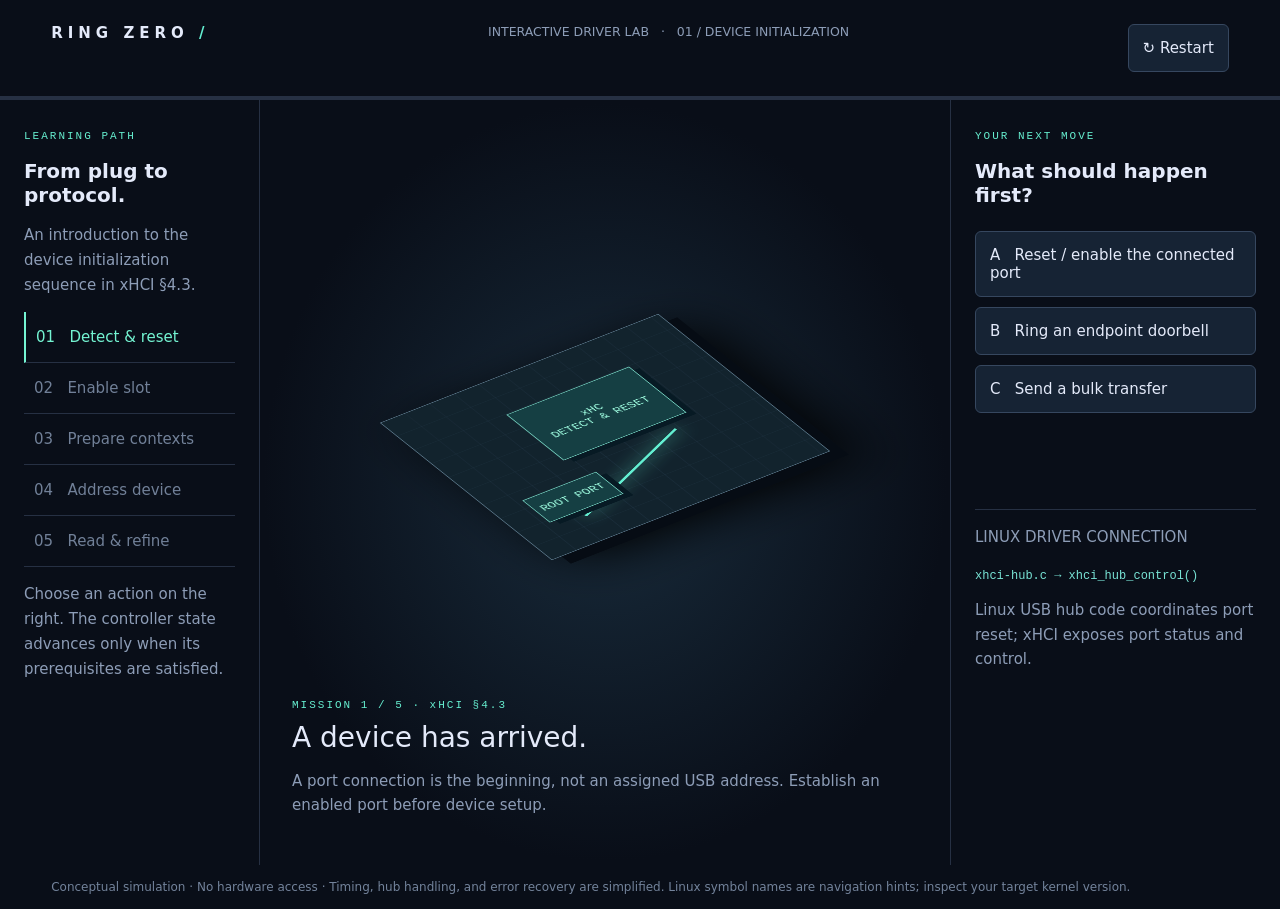
<file: prototype-original.html>
<!doctype html><html lang="en"><meta charset="utf-8"><meta name="viewport" content="width=device-width,initial-scale=1"><title>Ring Zero · xHCI Lab</title><style>
*{box-sizing:border-box}body{margin:0;background:#090e18;color:#e4eafa;font:15px system-ui}header{padding:24px 4%;display:flex;justify-content:space-between;border-bottom:1px solid #263043}small,.muted{color:#8d9db7}b.logo{letter-spacing:5px}main{display:grid;grid-template-columns:260px 1fr 330px;min-height:85vh}aside,article{padding:30px 24px}aside{border-right:1px solid #263043}article{border-left:1px solid #263043}h1{font-size:28px;font-weight:500}h2{font-size:20px}.tag{color:#66efd0;font:11px monospace;letter-spacing:2px}.step{padding:16px 10px;border-bottom:1px solid #263043;color:#718098}.step.active{color:#74f4d2;border-left:2px solid #74f4d2}.stage{position:relative;overflow:hidden;background:radial-gradient(ellipse at center,#182b3b,#090e18 70%);min-height:590px}.scene{position:absolute;left:50%;top:44%;width:340px;height:300px;transform:translate(-50%,-50%) rotateX(56deg) rotateZ(-35deg);transform-style:preserve-3d}.board{position:absolute;inset:0;background:repeating-linear-gradient(0deg,transparent 0 29px,#33506544 30px),repeating-linear-gradient(90deg,#12232d 0 29px,#33506544 30px);border:1px solid #557082;box-shadow:12px 16px 0 #060c14,20px 25px 70px #000}.chip{position:absolute;display:grid;place-content:center;text-align:center;border:1px solid #70caba;background:#153f43;color:#a0ffe2;box-shadow:7px 8px 0 #071a24;transform:translateZ(20px);font:14px monospace}.host{left:95px;top:85px;width:150px;height:100px}.port{left:20px;top:220px;width:90px;height:48px}.device{left:230px;top:240px;width:110px;height:65px}.beam{position:absolute;width:180px;height:3px;background:#63efd1;left:65px;top:215px;box-shadow:0 0 20px #63efd1;transform:rotate(-25deg);animation:pulse 1.6s infinite}.caption{position:absolute;bottom:32px;left:32px;right:32px}.caption h1{margin:10px 0}.actions{display:grid;gap:10px;margin:24px 0}button{background:#162334;border:1px solid #36475f;color:#e4eafa;padding:14px;text-align:left;cursor:pointer;font:inherit;border-radius:6px}button:hover{border-color:#75eed0;background:#1c3a40}code{color:#79e4d6;font-size:12px;overflow-wrap:anywhere}#feedback{min-height:65px;line-height:1.6;color:#e9bd7b}.progress{height:3px;background:#263043}.progress i{display:block;height:100%;background:#6df1ce;transition:width .5s}p{line-height:1.65}footer{padding:15px 4%;color:#73839b;font-size:12px}@keyframes pulse{50%{opacity:.25}}@media(max-width:950px){main{grid-template-columns:1fr}aside{display:none}.stage{min-height:450px}article{border-top:1px solid #263043}}
</style><header><b class="logo">RING ZERO <span style="color:#63efd1">/</span></b><small>INTERACTIVE DRIVER LAB &nbsp; · &nbsp; 01 / DEVICE INITIALIZATION</small><button id="reset">↻ Restart</button></header><div class="progress"><i id="bar"></i></div><main><aside><div class="tag">LEARNING PATH</div><h2>From plug to protocol.</h2><p class="muted">An introduction to the device initialization sequence in xHCI §4.3.</p><div id="steps"></div><p class="muted">Choose an action on the right. The controller state advances only when its prerequisites are satisfied.</p></aside><section class="stage"><div class="scene"><div class="board"></div><div class="beam"></div><div class="chip host">xHC<br><span id="state">PORT DETECT</span></div><div class="chip port">ROOT PORT</div><div class="chip device">USB DEVICE<br><span id="slot">No slot</span></div></div><div class="caption"><div class="tag" id="mission"></div><h1 id="title"></h1><p class="muted" id="description"></p></div></section><article><div class="tag">YOUR NEXT MOVE</div><h2 id="question"></h2><div class="actions" id="actions"></div><div id="feedback" aria-live="polite"></div><hr style="border:0;border-top:1px solid #263043"><p class="muted">LINUX DRIVER CONNECTION</p><code id="linux"></code><p class="muted" id="note"></p></article></main><footer>Conceptual simulation · No hardware access · Timing, hub handling, and error recovery are simplified. Linux symbol names are navigation hints; inspect your target kernel version.</footer><script>
const lessons=[
['Detect & reset','A device has arrived.','A port connection is the beginning, not an assigned USB address. Establish an enabled port before device setup.','What should happen first?',['Reset / enable the connected port','Ring an endpoint doorbell','Send a bulk transfer'],0,'xhci-hub.c → xhci_hub_control()','Linux USB hub code coordinates port reset; xHCI exposes port status and control.'],
['Enable slot','Give the device a home.','The controller needs a Device Slot before it can manage this device’s endpoint contexts.','Which command allocates a slot?',['Configure Endpoint','Enable Slot','Stop Endpoint'],1,'xhci-mem.c → xhci_alloc_virt_device()','An Enable Slot completion supplies a Slot ID. Memory allocation alone does not allocate a controller slot.'],
['Prepare contexts','Build the controller’s view.','Prepare the Input Context with Slot and default control endpoint information, and associate the Output Device Context through DCBAA.','What does the controller need next?',['Only a device descriptor string','A bulk endpoint before endpoint zero','Slot + EP0 contexts and a control transfer ring'],2,'xhci-mem.c → xhci_setup_addressable_virt_dev()','Context fields describe route, speed and endpoint zero. This lesson abstracts DMA allocation and memory ordering.'],
['Address device','Cross into the Addressed state.','Use the prepared Input Context to request device addressing. Wait for the command completion before relying on the new state.','Choose the addressing operation.',['Address Device with BSR = 0','Write a USB address directly into PORTSC','Issue Configure Endpoint first'],0,'xhci.c → xhci_address_device() / xhci_setup_device()','BSR changes Address Device behavior. The normal addressing path lets the controller perform the USB SET_ADDRESS transaction.'],
['Read & refine','Learn what is attached.','Endpoint zero carries standard control requests. Descriptor information can require updating the endpoint zero maximum packet size.','How do descriptors reach the host?',['A bulk IN transfer on endpoint 1','Control transfers through endpoint zero','An Enable Slot command'],1,'xhci.c → xhci_check_maxpacket()','Linux may use Evaluate Context to update EP0 parameters. Real enumeration has speed dependent details and retries.']];let n=0;const $=id=>document.getElementById(id);function render(){ $('steps').innerHTML=lessons.map((l,i)=>`<div class="step ${i===n?'active':''}">${i<n?'✓':String(i+1).padStart(2,'0')} &nbsp; ${l[0]}</div>`).join('');$('bar').style.width=n/lessons.length*100+'%';if(n===lessons.length){$('mission').textContent='LAB COMPLETE';$('title').textContent='The device is ready for its next chapter.';$('description').textContent='You established the port, allocated a slot, prepared contexts, addressed the device, and used endpoint zero.';$('question').textContent='Initialization sequence complete';$('actions').innerHTML='<button onclick="n=0;render()">Run the lab again →</button>';$('state').textContent='ADDRESSED';return}let l=lessons[n];$('mission').textContent=`MISSION ${n+1} / 5 · xHCI §4.3`;$('title').textContent=l[1];$('description').textContent=l[2];$('question').textContent=l[3];$('linux').textContent=l[6];$('note').textContent=l[7];$('feedback').textContent='';$('state').textContent=l[0].toUpperCase();$('slot').textContent=n>1?'Slot 1':'No slot';$('actions').innerHTML=l[4].map((a,i)=>`<button onclick="choose(${i})">${String.fromCharCode(65+i)} &nbsp; ${a}</button>`).join('')}function choose(i){if(i!==lessons[n][5]){$('feedback').textContent='That action does not satisfy the current prerequisite. Read the controller state and try again.';return}n++;render();$('feedback').textContent='✓ Command completed. Controller state advanced.'}$('reset').onclick=()=>{n=0;render()};render();</script></html>
</file>
